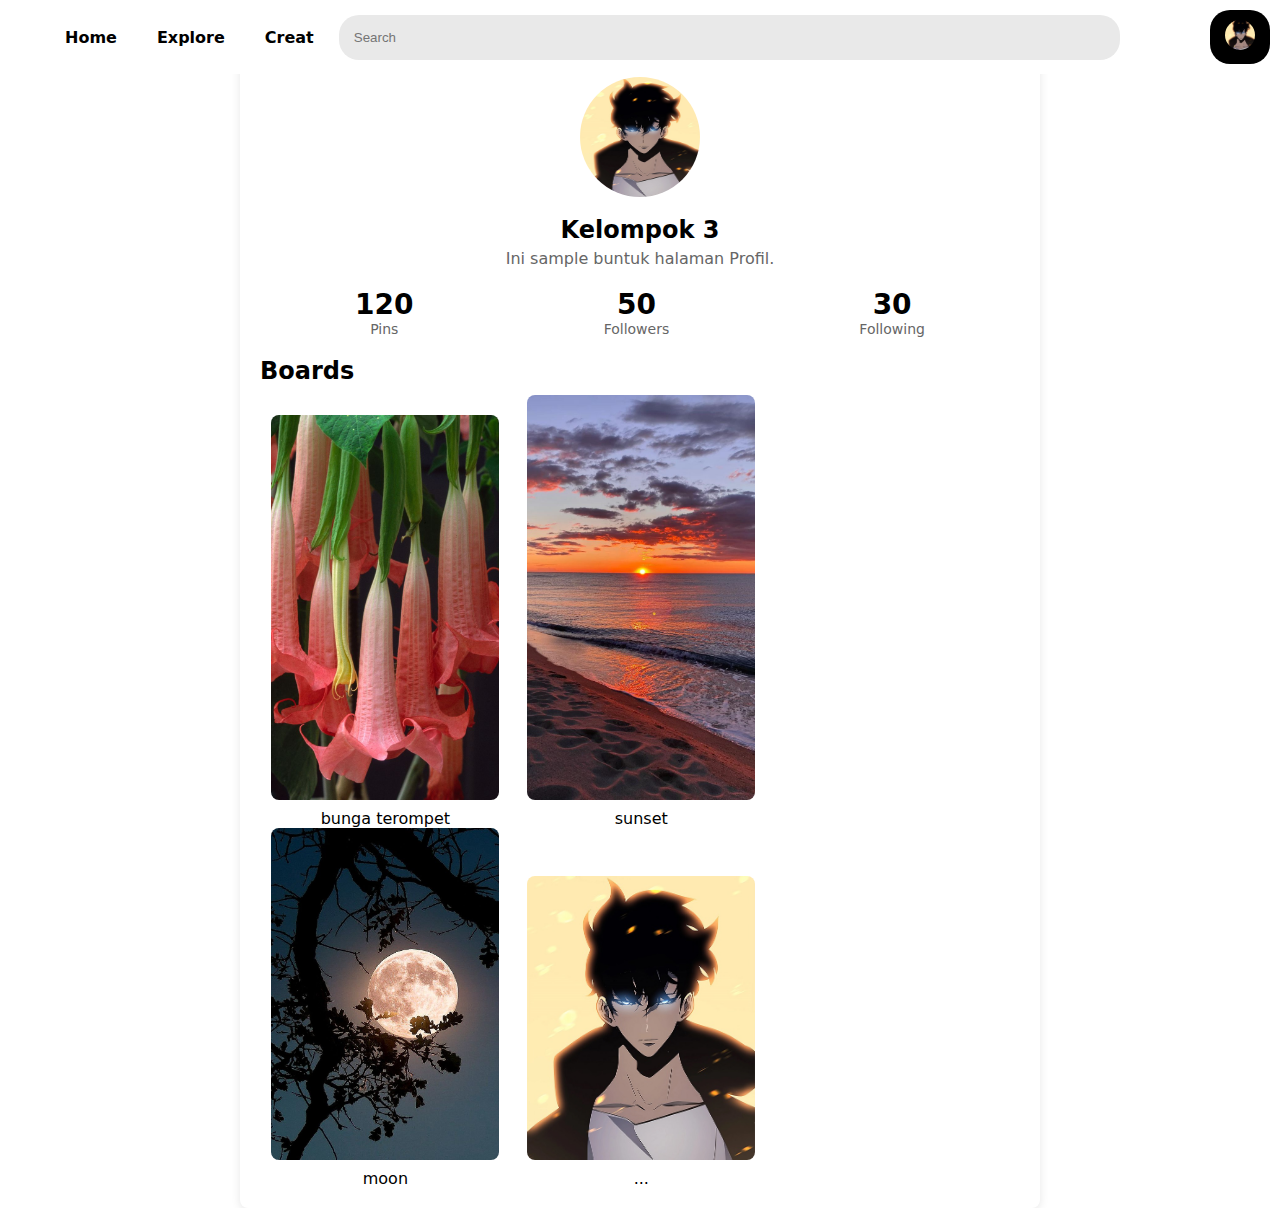
<file: pfp.html>
<!DOCTYPE html>
<html lang="id">
<head>
    <meta charset="UTF-8">
    <meta name="viewport" content="width=device-width, initial-scale=1.0">
    <link rel="stylesheet" href="https://cdnjs.cloudflare.com/ajax/libs/font-awesome/6.6.0/css/all.min.css" integrity="sha512-Kc323vGBEqzTmouAECnVceyQqyqdsSiqLQISBL29aUW4U/M7pSPA/gEUZQqv1cwx4OnYxTxve5UMg5GT6L4JJg==" crossorigin="anonymous" referrerpolicy="no-referrer" />
    <title>Profil Pinterest</title>
    <link rel="stylesheet" href="stylepfp.css">
</head>
<body>
    <nav>
        <a class="logo" href="index.html"><i class="fab fa-pinterest"></i></a>
        <a href="index.html">Home</a>
        <a href="indexX.html">Explore</a>
        <a href="#">Creat</a>
        <input type="text" class="Search" placeholder="Search">
        <a href="#" class="icon"><i class="fas fa-bell"></i></a>
        <a href="#" class="icon"><i class="fas fa-comment-dots"></i></a>
        <a href="pfp.html" class="active"><img src="1.jpg" alt=""></a>
    </nav>
    <br><br><br><div class="profile-container">
        <div class="profile-header">
            <img src="1.jpg" alt="Profile Picture" class="profile-pic">
            <h1 class="profile-name">Kelompok 3</h1>
            <p class="profile-bio">Ini sample buntuk halaman Profil.</p>
        </div>
        <div class="profile-stats">
            <div class="stat">
                <h2>120</h2>
                <p>Pins</p>
            </div>
            <div class="stat">
                <h2>50</h2>
                <p>Followers</p>
            </div>
            <div class="stat">
                <h2>30</h2>
                <p>Following</p>
            </div>
        </div>
        <div class="profile-boards">
            <h2>Boards</h2>
            <div class="board">
                <img src="2.jpeg" alt="bunga terompet">
                <p>bunga terompet</p>
            </div>
            <div class="board">
                <img src="3.jpg" alt="sunset">
                <p>sunset</p>
            </div>
            <div class="board">
                <img src="4.jpg" alt="moon">
                <p>moon</p>
            </div>
            <div class="board">
                <img src="1.jpg" alt="">
                <p>...</p>
            </div>
        </div>
    </div>
</body>
</html>
</file>
<file: stylepfp.css>
body {
    font-family: Arial, sans-serif;
    background-color: #f4f4f4;
    margin: 0;
    padding: 20px;
}

.profile-container {
    max-width: 800px;
    margin: auto;
    background: white;
    border-radius: 8px;
    box-shadow: 0 2px 10px rgba(0, 0, 0, 0.1);
    padding: 20px;
}

.profile-header {
    text-align: center;
}

.profile-pic {
    width: 120px;
    height: 120px;
    border-radius: 50%;
    margin-bottom: 10px;
}

.profile-name {
    font-size: 24px;
    margin: 5px 0;
}

.profile-bio {
    font-size: 16px;
    color: #666;
}

.profile-stats {
    display: flex;
    justify-content: space-around;
    margin: 20px 0;
}

.stat {
    text-align: center;
}

.stat h2 {
    margin: 0;
    font-size: 28px;
}

.stat p {
    font-size: 14px;
    color: #666;
}

.profile-boards {
    margin-top: 20px;
}

.profile-boards h2 {
    margin-bottom: 10px;
}

.board {
    display: inline-block;
    width: 30%;
    margin: 0 1.5%;
    text-align: center;
}

.board img {
    width: 100%;
    border-radius: 8px;
}

.board p {
    margin-top: 5px;
}

* {
    margin: 0;
    padding: 0;
    box-sizing: border-box;
}

body {
    font-family: system-ui, -apple-system, sans-serif;
    margin: 0;
    padding: 0;
    background-color: #ffff;
}

nav{
    display: flex;
    padding: 10px;
    align-items: center;
    gap: 10px;
    position: fixed;
    top: 0;
    background: #ffff;
    left: 0;
    right: 0;
}

nav a{
    text-decoration: none;
    color: #000;
    font-weight: 600;
    padding: 10px 15px;
    border-radius: 20px;
}

nav a.active{
    background: #000;
    color: #ffff;
}

nav a img{
    height: 30px;
    width: 30px;
    border-radius: 50%;
    object-fit: cover;
}

.logo{
    font-size: 30px;
    color: #E60023;
}

input{
    width: 70%;
    padding: 15px;
    border-radius: 20px;
    border: none;
    outline: none;
    background: #E9E9E9;
    font-weight: 500;
}

a.icon{
    font-size: 20px;
    border-radius: 50px;
}

a.icon:hover{
    background: #d2d2d2;
}

#container {
    display: flex;
    flex-wrap: wrap;
    margin-top: 100px;
}

.col{
    height: auto;
    width: calc(100% / 5);
    display: flex;
    flex-direction: column;
    padding: 10px;
    gap: 10px;
}

.card {
    margin: 0;
    width: 100%;
}

.card img {
    width: 100%;
    height: auto;
    object-fit: contain;
    border-radius: 20px;
}
</file>
